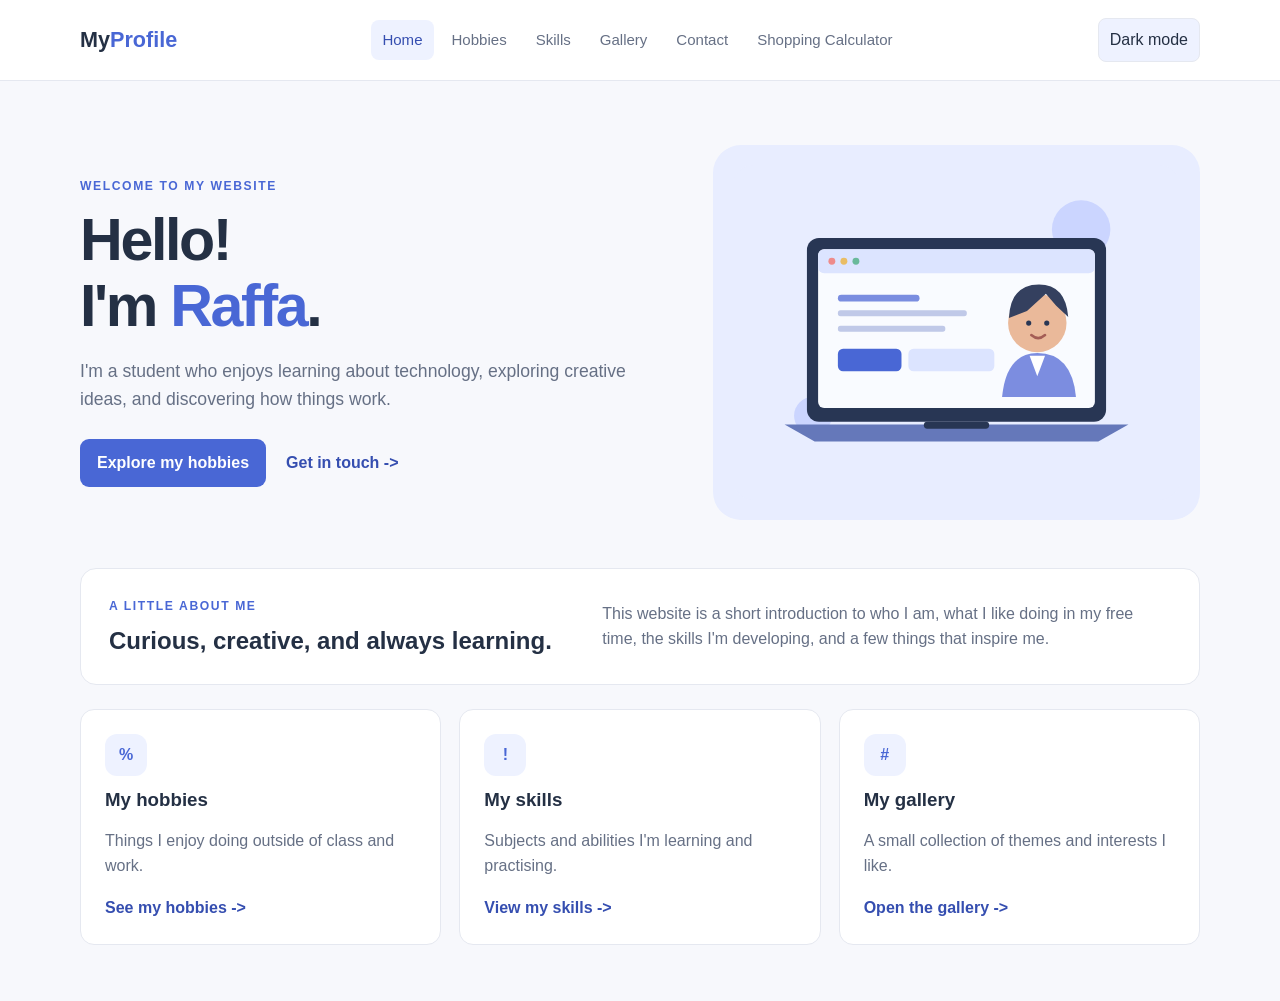
<file: index.html>
<!DOCTYPE html>
<html lang="en">
<head>
    <meta charset="UTF-8">
    <meta name="viewport" content="width=device-width, initial-scale=1.0">
    <title>My Profile | Home</title>
    <link rel="stylesheet" href="style.css">
</head>
<body>
    <header class="site-header">
        <a class="brand" href="index.html">My<span>Profile</span></a>
        <nav aria-label="Main navigation">
            <a class="active" href="index.html">Home</a>
            <a href="hobbies.html">Hobbies</a>
            <a href="skills.html">Skills</a>
            <a href="gallery.html">Gallery</a>
            <a href="contact.html">Contact</a>
            <a href="economicform.html">Shopping Calculator</a>
        </nav>
        <button class="theme-toggle" id="themeToggle" type="button" aria-label="Switch to dark mode" aria-pressed="false">Dark mode</button>
    </header>

    <main>
        <section class="hero">
            <div class="hero-copy">
                <p class="eyebrow">WELCOME TO MY WEBSITE</p>
                <h1>Hello!<br>I'm <span>Raffa</span>.</h1>
                <p class="lead">I'm a student who enjoys learning about technology, exploring creative ideas, and discovering how things work.</p>
                <div class="hero-actions">
                    <a class="button" href="hobbies.html">Explore my hobbies</a>
                    <a class="text-link" href="contact.html">Get in touch -></a>
                </div>
            </div>
            <div class="hero-art">
                <img src="images/profile-illustration.svg" alt="Illustration of a person working at a computer">
            </div>
        </section>

        <section class="intro-card">
            <div>
                <p class="eyebrow">A LITTLE ABOUT ME</p>
                <h2>Curious, creative, and always learning.</h2>
            </div>
            <p>This website is a short introduction to who I am, what I like doing in my free time, the skills I'm developing, and a few things that inspire me.</p>
        </section>

        <section class="three-cards">
            <article class="card">
                <div class="icon">%</div>
                <h3>My hobbies</h3>
                <p>Things I enjoy doing outside of class and work.</p>
                <a href="hobbies.html">See my hobbies -></a>
            </article>
            <article class="card">
                <div class="icon">!</div>
                <h3>My skills</h3>
                <p>Subjects and abilities I'm learning and practising.</p>
                <a href="skills.html">View my skills -></a>
            </article>
            <article class="card">
                <div class="icon">#</div>
                <h3>My gallery</h3>
                <p>A small collection of themes and interests I like.</p>
                <a href="gallery.html">Open the gallery -></a>
            </article>
        </section>
    </main>
    <script src="script.js"></script>
</body>
</html>
</file>
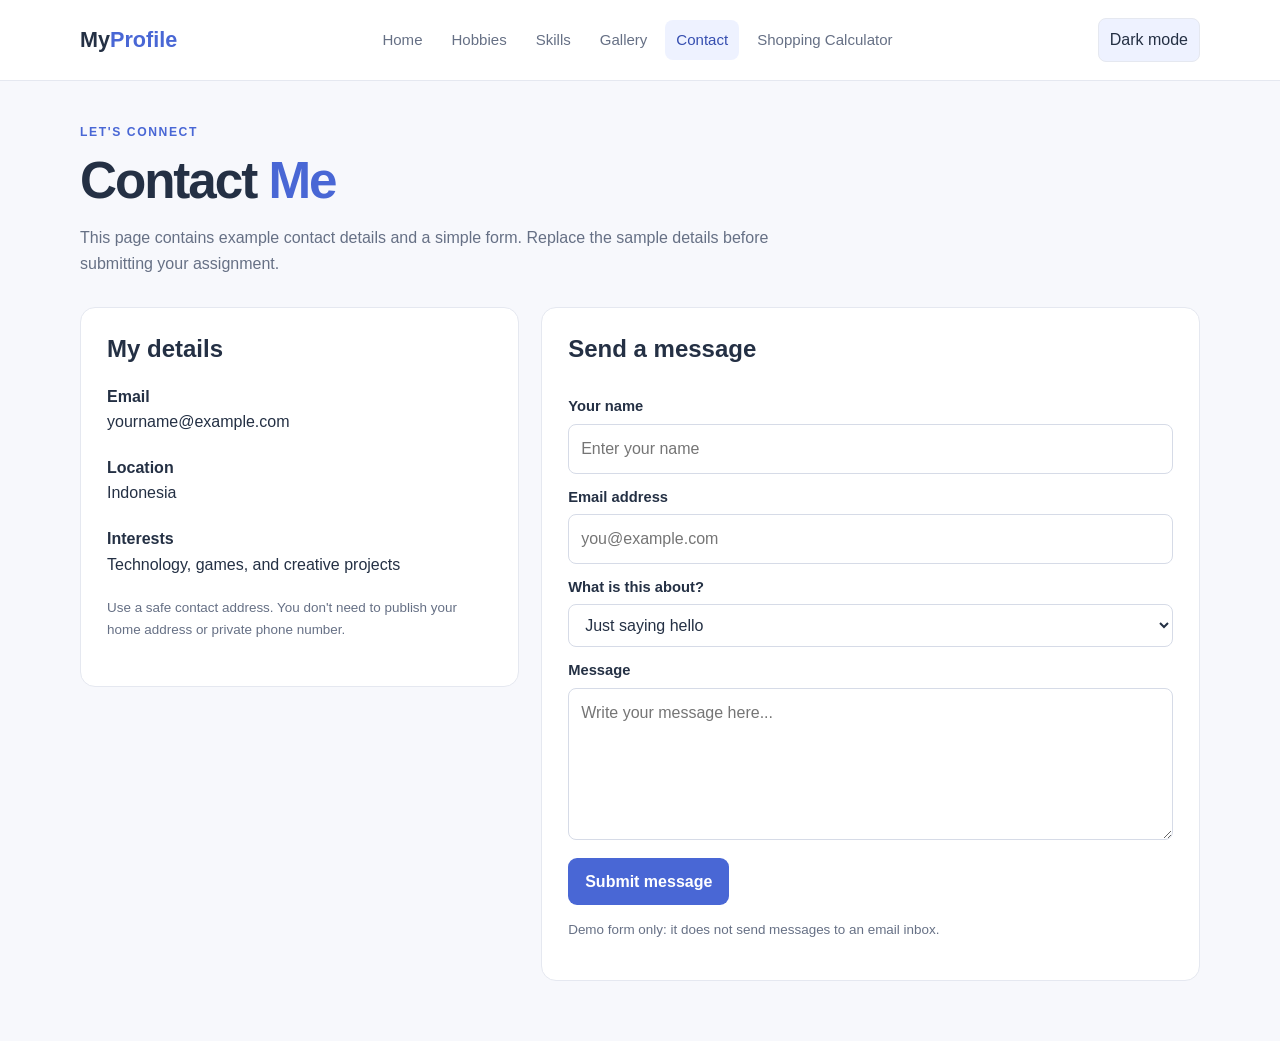
<file: contact.html>
<!DOCTYPE html>
<html lang="en">
<head>
    <meta charset="UTF-8">
    <meta name="viewport" content="width=device-width, initial-scale=1.0">
    <title>My Profile | Contact</title>
    <link rel="stylesheet" href="style.css">
</head>
<body>
    <header class="site-header">
        <a class="brand" href="index.html">My<span>Profile</span></a>
        <nav aria-label="Main navigation">
            <a href="index.html">Home</a>
            <a href="hobbies.html">Hobbies</a>
            <a href="skills.html">Skills</a>
            <a href="gallery.html">Gallery</a>
            <a class="active" href="contact.html">Contact</a>
            <a href="economicform.html">Shopping Calculator</a>
        </nav>
        <button class="theme-toggle" id="themeToggle" type="button" aria-label="Switch to dark mode" aria-pressed="false">Dark mode</button>
    </header>

    <main class="page-main">
        <section class="page-heading">
            <p class="eyebrow">LET'S CONNECT</p>
            <h1>Contact <span>Me</span></h1>
            <p>This page contains example contact details and a simple form. Replace the sample details before submitting your assignment.</p>
        </section>

        <section class="contact-layout">
            <div class="contact-info">
                <h2>My details</h2>
                <p><strong>Email</strong><br>yourname@example.com</p>
                <p><strong>Location</strong><br>Indonesia</p>
                <p><strong>Interests</strong><br>Technology, games, and creative projects</p>
                <p class="small-note">Use a safe contact address. You don't need to publish your home address or private phone number.</p>
            </div>

            <form class="contact-form" action="#" method="get">
                <h2>Send a message</h2>
                <label for="name">Your name</label>
                <input type="text" id="name" name="name" placeholder="Enter your name" required>

                <label for="email">Email address</label>
                <input type="email" id="email" name="email" placeholder="you@example.com" required>

                <label for="topic">What is this about?</label>
                <select id="topic" name="topic">
                    <option value="hello">Just saying hello</option>
                    <option value="project">A project</option>
                    <option value="question">A question</option>
                </select>

                <label for="message">Message</label>
                <textarea id="message" name="message" rows="5" placeholder="Write your message here..." required></textarea>

                <button class="button" type="submit">Submit message</button>
                <p class="small-note">Demo form only: it does not send messages to an email inbox.</p>
            </form>
        </section>
    </main>
    <script src="script.js"></script>
</body>
</html>
</file>
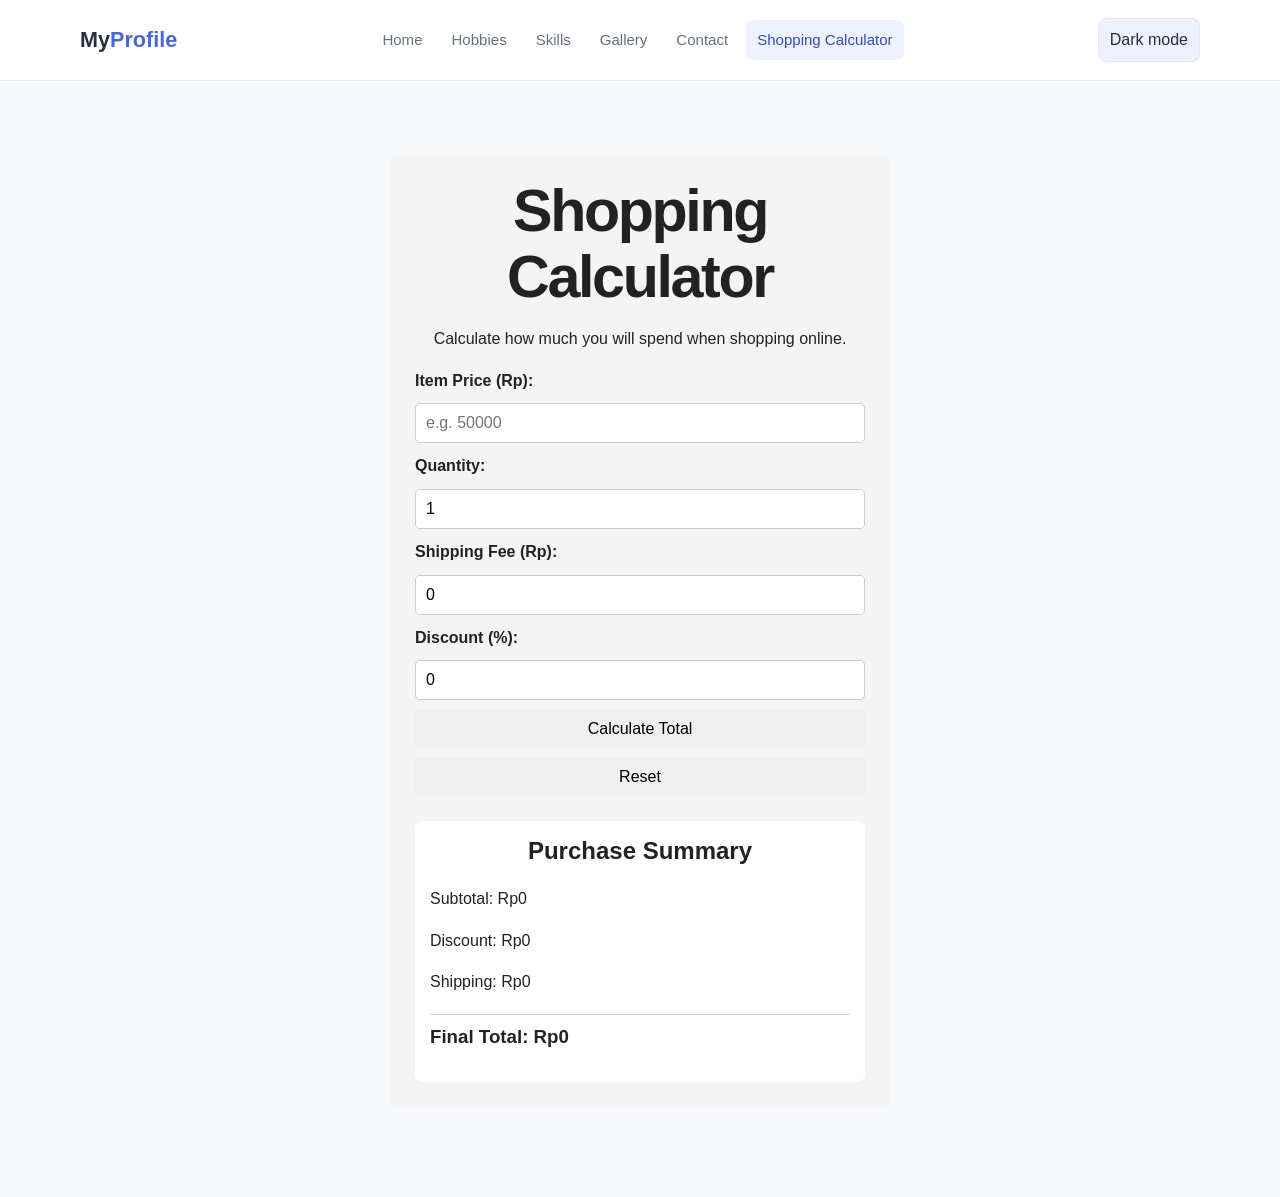
<file: economicform.html>
<!DOCTYPE html>
<html lang="en">
<head>
    <meta charset="UTF-8">
    <meta name="viewport" content="width=device-width, initial-scale=1.0">
    <title>My Profile | Contact</title>
    <link rel="stylesheet" href="style.css">
</head>
<body>
    <header class="site-header">
        <a class="brand" href="index.html">My<span>Profile</span></a>
        <nav aria-label="Main navigation">
            <a href="index.html">Home</a>
            <a href="hobbies.html">Hobbies</a>
            <a href="skills.html">Skills</a>
            <a href="gallery.html">Gallery</a>
            <a href="contact.html">Contact</a>
            <a class="active" href="economicform.html">Shopping Calculator</a>
        </nav>
        <button class="theme-toggle" id="themeToggle" type="button" aria-label="Switch to dark mode" aria-pressed="false">Dark mode</button>
    </header>

    <main class="page-main">
        <section class="calculator">
            <h1>Shopping Calculator</h1>
                <p>Calculate how much you will spend when shopping online.</p>

        <form id="shoppingForm">
            <label for="itemPrice">Item Price (Rp):</label>
            <input type="number" id="itemPrice" min="0" step="any" placeholder="e.g. 50000" required>
            
            <label for="quantity">Quantity:</label>
            <input type="number" id="quantity" min="1" step="1" value="1" required>

            <label for="shipping">Shipping Fee (Rp):</label>
            <input type="number" id="shipping" min="0" step="any" value="0" required>

            <label for="discount">Discount (%):</label>
            <input type="number" id="discount" min="0" max="100" step="any" value="0" required>

            <button type="submit">Calculate Total</button>
            <button type="reset">Reset</button>
        </form>

        <div class="calculator-result" aria-live="polite">
            <h2>Purchase Summary</h2>
            <p>Subtotal: <span id="subtotal">Rp0</span></p>
            <p>Discount: <span id="discountAmount">Rp0</span></p>
            <p>Shipping: <span id="shippingCost">Rp0</span></p>
            <h3>Final Total: <span id="finalTotal">Rp0</span></h3>
        </div>
        </section>
    </main>
    <script src="script.js"></script>
</body>
</html>
</file>
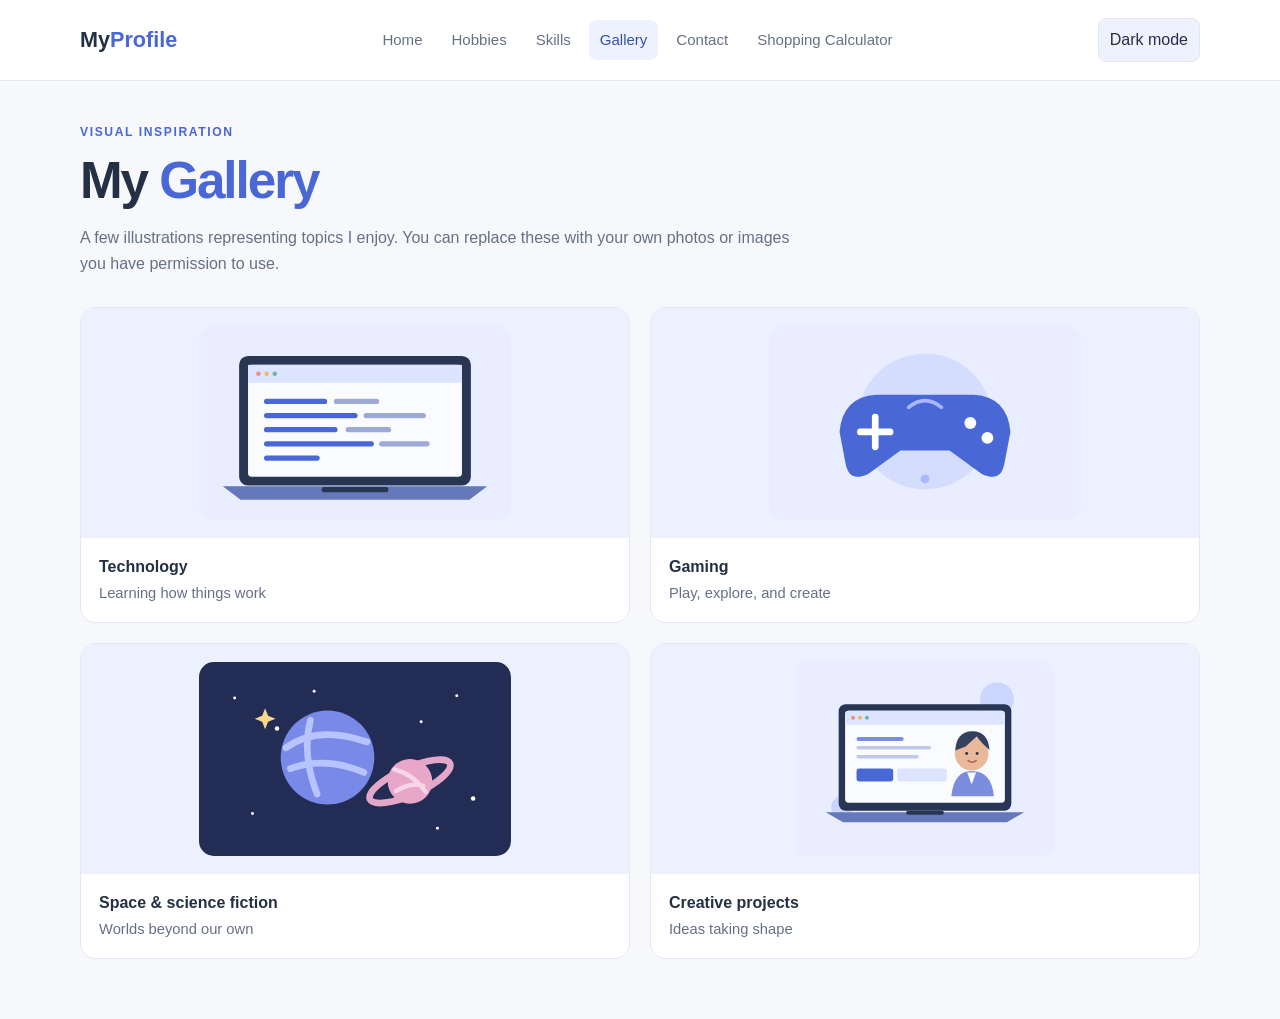
<file: gallery.html>
<!DOCTYPE html>
<html lang="en">
<head>
    <meta charset="UTF-8">
    <meta name="viewport" content="width=device-width, initial-scale=1.0">
    <title>My Profile | Gallery</title>
    <link rel="stylesheet" href="style.css">
</head>
<body>
    <header class="site-header">
        <a class="brand" href="index.html">My<span>Profile</span></a>
        <nav aria-label="Main navigation">
            <a href="index.html">Home</a>
            <a href="hobbies.html">Hobbies</a>
            <a href="skills.html">Skills</a>
            <a class="active" href="gallery.html">Gallery</a>
            <a href="contact.html">Contact</a>
            <a href="economicform.html">Shopping Calculator</a>
        </nav>
        <button class="theme-toggle" id="themeToggle" type="button" aria-label="Switch to dark mode" aria-pressed="false">Dark mode</button>
    </header>

    <main class="page-main">
        <section class="page-heading">
            <p class="eyebrow">VISUAL INSPIRATION</p>
            <h1>My <span>Gallery</span></h1>
            <p>A few illustrations representing topics I enjoy. You can replace these with your own photos or images you have permission to use.</p>
        </section>

        <section class="gallery-grid">
            <figure class="gallery-item">
                <img src="images/programming.svg" alt="Programming illustration">
                <figcaption><strong>Technology</strong><span>Learning how things work</span></figcaption>
            </figure>
            <figure class="gallery-item">
                <img src="images/gaming.svg" alt="Gaming illustration">
                <figcaption><strong>Gaming</strong><span>Play, explore, and create</span></figcaption>
            </figure>
            <figure class="gallery-item">
                <img src="images/space.svg" alt="Space illustration">
                <figcaption><strong>Space & science fiction</strong><span>Worlds beyond our own</span></figcaption>
            </figure>
            <figure class="gallery-item">
                <img src="images/profile-illustration.svg" alt="Person at a computer">
                <figcaption><strong>Creative projects</strong><span>Ideas taking shape</span></figcaption>
            </figure>
        </section>
    </main>
    <script src="script.js"></script>
</body>
</html>
</file>
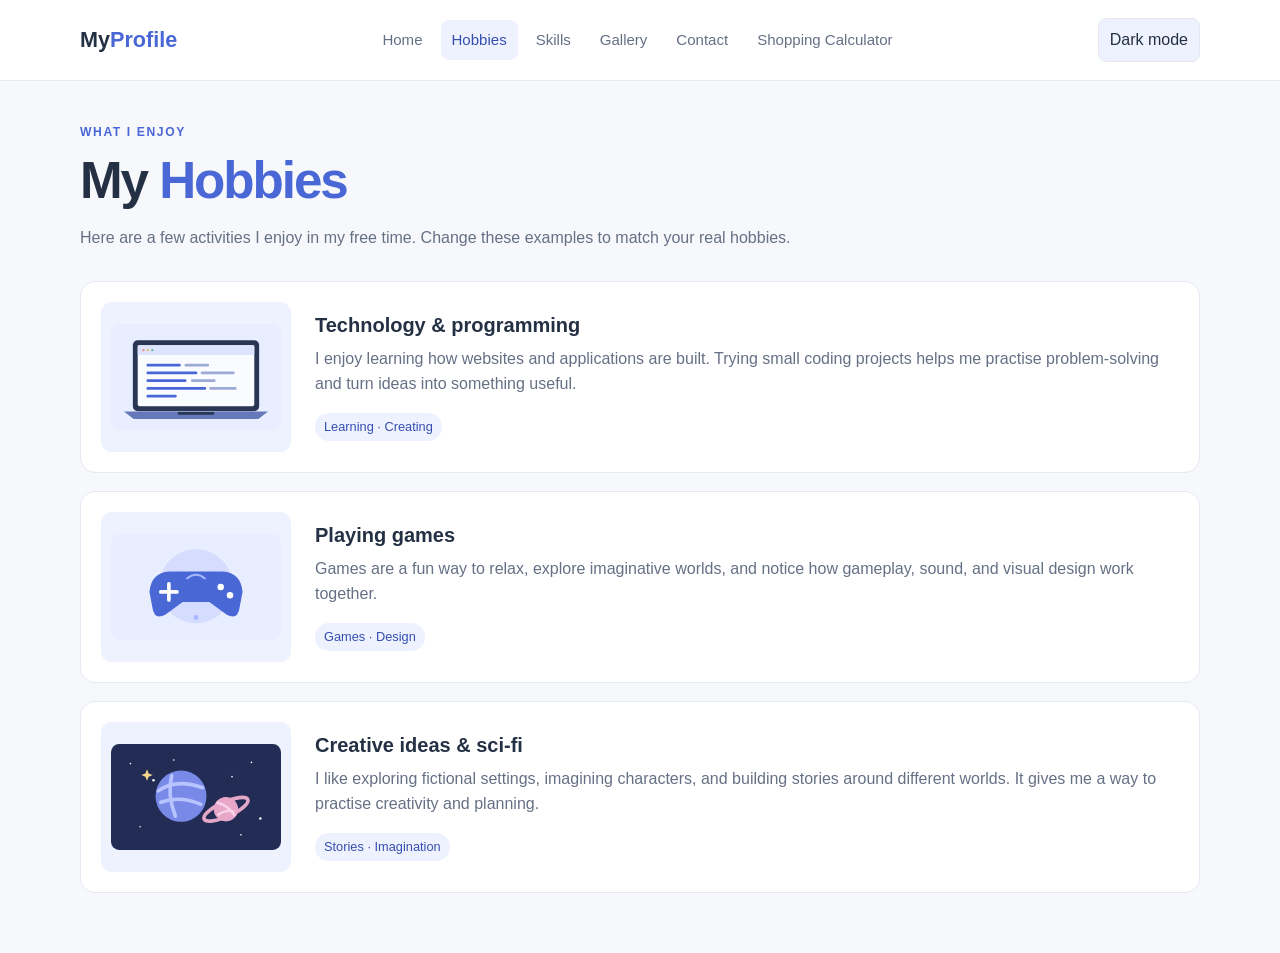
<file: hobbies.html>
<!DOCTYPE html>
<html lang="en">
<head>
    <meta charset="UTF-8">
    <meta name="viewport" content="width=device-width, initial-scale=1.0">
    <title>My Profile | Hobbies</title>
    <link rel="stylesheet" href="style.css">
</head>
<body>
    <header class="site-header">
        <a class="brand" href="index.html">My<span>Profile</span></a>
        <nav aria-label="Main navigation">
            <a href="index.html">Home</a>
            <a class="active" href="hobbies.html">Hobbies</a>
            <a href="skills.html">Skills</a>
            <a href="gallery.html">Gallery</a>
            <a href="contact.html">Contact</a>
            <a href="economicform.html">Shopping Calculator</a>
        </nav>
        <button class="theme-toggle" id="themeToggle" type="button" aria-label="Switch to dark mode" aria-pressed="false">Dark mode</button>
    </header>

    <main class="page-main">
        <section class="page-heading">
            <p class="eyebrow">WHAT I ENJOY</p>
            <h1>My <span>Hobbies</span></h1>
            <p>Here are a few activities I enjoy in my free time. Change these examples to match your real hobbies.</p>
        </section>

        <section class="hobby-list">
            <article class="hobby-card">
                <img src="images/programming.svg" alt="Laptop showing lines of code">
                <div><h2>Technology & programming</h2>
                    <p>I enjoy learning how websites and applications are built. Trying small coding projects helps me practise problem-solving and turn ideas into something useful.</p>
                    <span class="tag">Learning · Creating</span></div>
            </article>
            <article class="hobby-card">
                <img src="images/gaming.svg" alt="Game controller illustration">
                <div><h2>Playing games</h2>
                    <p>Games are a fun way to relax, explore imaginative worlds, and notice how gameplay, sound, and visual design work together.</p>
                    <span class="tag">Games · Design</span></div>
            </article>
            <article class="hobby-card">
                <img src="images/space.svg" alt="Planets and stars in space">
                <div><h2>Creative ideas & sci-fi</h2>
                    <p>I like exploring fictional settings, imagining characters, and building stories around different worlds. It gives me a way to practise creativity and planning.</p>
                    <span class="tag">Stories · Imagination</span></div>
            </article>
        </section>
    </main>
    <script src="script.js"></script>
</body>
</html>
</file>
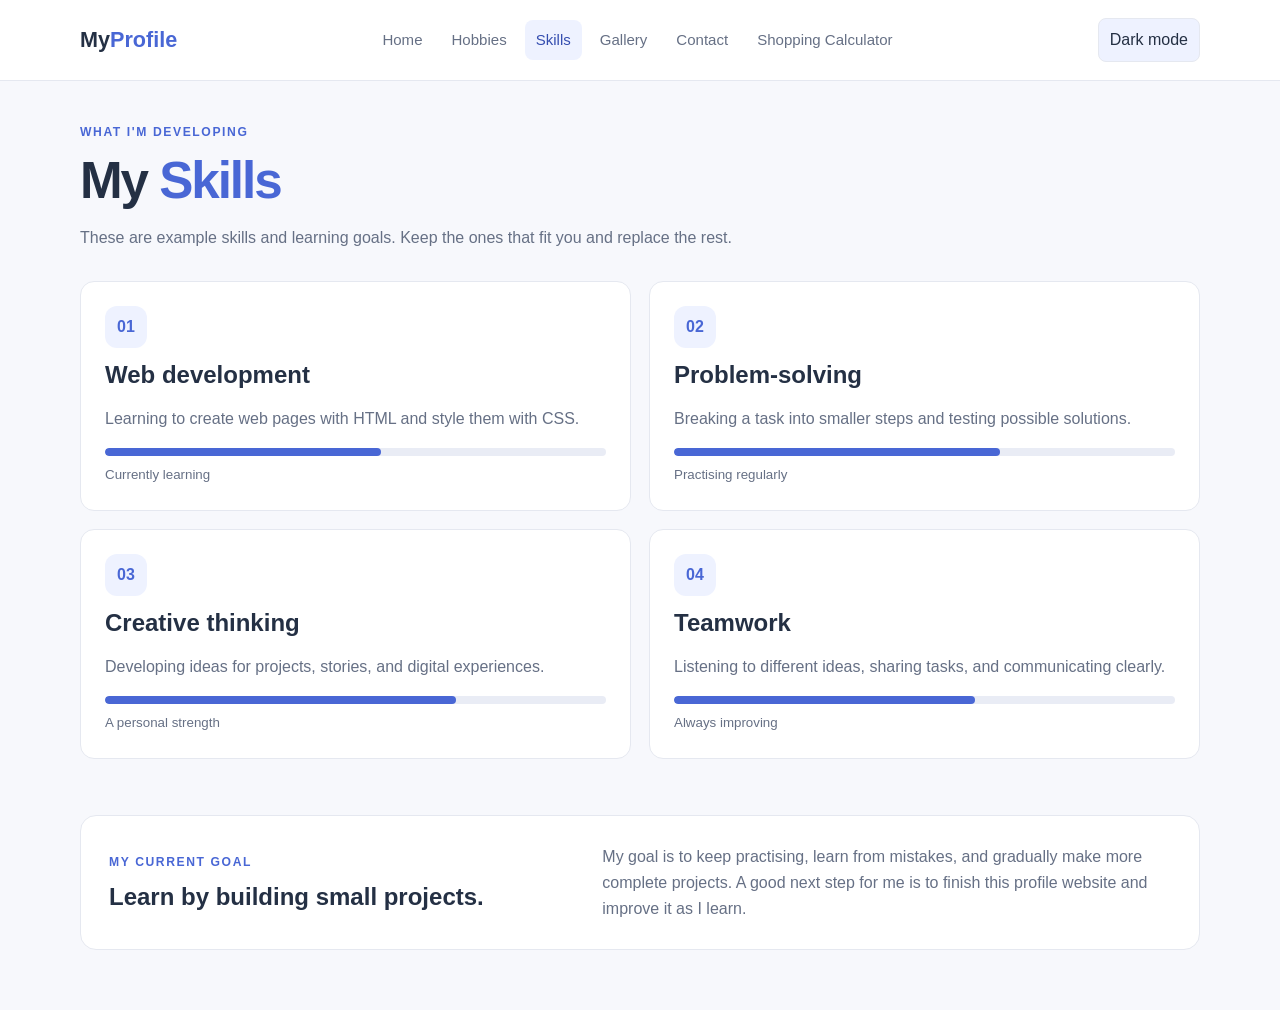
<file: skills.html>
<!DOCTYPE html>
<html lang="en">
<head>
    <meta charset="UTF-8">
    <meta name="viewport" content="width=device-width, initial-scale=1.0">
    <title>My Profile | Skills</title>
    <link rel="stylesheet" href="style.css">
</head>
<body>
    <header class="site-header">
        <a class="brand" href="index.html">My<span>Profile</span></a>
        <nav aria-label="Main navigation">
            <a href="index.html">Home</a>
            <a href="hobbies.html">Hobbies</a>
            <a class="active" href="skills.html">Skills</a>
            <a href="gallery.html">Gallery</a>
            <a href="contact.html">Contact</a>
            <a href="economicform.html">Shopping Calculator</a>
        </nav>
        <button class="theme-toggle" id="themeToggle" type="button" aria-label="Switch to dark mode" aria-pressed="false">Dark mode</button>
    </header>

    <main class="page-main">
        <section class="page-heading">
            <p class="eyebrow">WHAT I'M DEVELOPING</p>
            <h1>My <span>Skills</span></h1>
            <p>These are example skills and learning goals. Keep the ones that fit you and replace the rest.</p>
        </section>

        <section class="skill-grid">
            <article class="card skill-card">
                <div class="icon">01</div><h2>Web development</h2>
                <p>Learning to create web pages with HTML and style them with CSS.</p>
                <div class="skill-track"><span style="width: 55%"></span></div><small>Currently learning</small>
            </article>
            <article class="card skill-card">
                <div class="icon">02</div><h2>Problem-solving</h2>
                <p>Breaking a task into smaller steps and testing possible solutions.</p>
                <div class="skill-track"><span style="width: 65%"></span></div><small>Practising regularly</small>
            </article>
            <article class="card skill-card">
                <div class="icon">03</div><h2>Creative thinking</h2>
                <p>Developing ideas for projects, stories, and digital experiences.</p>
                <div class="skill-track"><span style="width: 70%"></span></div><small>A personal strength</small>
            </article>
            <article class="card skill-card">
                <div class="icon">04</div><h2>Teamwork</h2>
                <p>Listening to different ideas, sharing tasks, and communicating clearly.</p>
                <div class="skill-track"><span style="width: 60%"></span></div><small>Always improving</small>
            </article>
        </section>

        <section class="intro-card">
            <div><p class="eyebrow">MY CURRENT GOAL</p><h2>Learn by building small projects.</h2></div>
            <p>My goal is to keep practising, learn from mistakes, and gradually make more complete projects. A good next step for me is to finish this profile website and improve it as I learn.</p>
        </section>
    </main>
    <script src="script.js"></script>
</body>
</html>
</file>
<file: style.css>
:root {
    --ink: #243044;
    --muted: #667085;
    --accent: #4967d5;
    --accent-dark: #354eb0;
    --soft: #eef2ff;
    --paper: #ffffff;
    --background: #f7f8fc;
    --border: #e5e8f0;
    --art-background: #e8edff;
    --gallery-background: #edf0ff;
    --input-background: #ffffff;
    --note-background: #fff8e7;
    --note-text: #49536b;
    --track-background: #e9ecf5;
}

* {
    box-sizing: border-box;
}

html {
    scroll-behavior: smooth;
}

body {
    margin: 0;
    font-family: Arial, Helvetica, sans-serif;
    color: var(--ink);
    background: var(--background);
    line-height: 1.6;
}

.site-header {
    display: flex;
    align-items: center;
    justify-content: space-between;
    gap: 24px;
    padding: 18px max(5%, calc((100% - 1120px) / 2));
    background: var(--paper);
    border-bottom: 1px solid var(--border);
}

.brand {
    color: var(--ink);
    text-decoration: none;
    font-size: 1.35rem;
    font-weight: 800;
    white-space: nowrap;
}

.brand span,
h1 span {
    color: var(--accent);
}

nav {
    display: flex;
    flex-wrap: wrap;
    gap: 7px;
}

nav a {
    color: var(--muted);
    text-decoration: none;
    font-size: 0.94rem;
    padding: 8px 11px;
    border-radius: 8px;
}

nav a:hover,
nav a.active {
    color: var(--accent-dark);
    background: var(--soft);
}

.theme-toggle {
    flex-shrink: 0;
    padding: 8px 11px;
    border: 1px solid var(--border);
    border-radius: 8px;
    background: var(--soft);
    color: var(--ink);
    font: inherit;
    cursor: pointer;
}

.theme-toggle:hover {
    border-color: var(--accent);
}

main {
    width: min(1120px, 90%);
    margin: 0 auto;
}

.hero {
    display: grid;
    grid-template-columns: 1.1fr 0.9fr;
    align-items: center;
    gap: 38px;
    padding: 64px 0 48px;
}

.eyebrow {
    margin: 0 0 10px;
    color: var(--accent);
    font-size: 0.76rem;
    font-weight: 800;
    letter-spacing: 0.13em;
}

h1 {
    margin: 0 0 16px;
    font-size: clamp(2.3rem, 5vw, 3.7rem);
    line-height: 1.12;
    letter-spacing: -0.04em;
}

h2, h3 {
    line-height: 1.25;
}

h2 {
    margin-top: 0;
}

.lead {
    max-width: 580px;
    color: var(--muted);
    font-size: 1.1rem;
}

.hero-art {
    padding: 20px;
    background: var(--art-background);
    border-radius: 28px;
}

.hero-art img {
    display: block;
    width: 100%;
    max-height: 340px;
}

.hero-actions {
    display: flex;
    flex-wrap: wrap;
    align-items: center;
    gap: 20px;
    margin-top: 26px;
}

.button {
    display: inline-block;
    border: 0;
    border-radius: 9px;
    padding: 11px 17px;
    background: var(--accent);
    color: white;
    font: inherit;
    font-weight: 700;
    text-decoration: none;
    cursor: pointer;
}

.button:hover {
    background: var(--accent-dark);
}

.text-link,
.card a {
    color: var(--accent-dark);
    text-decoration: none;
    font-weight: 700;
}

.intro-card {
    display: grid;
    grid-template-columns: 0.9fr 1.1fr;
    gap: 28px;
    align-items: center;
    padding: 28px;
    background: var(--paper);
    border: 1px solid var(--border);
    border-radius: 16px;
}

.intro-card h2 {
    margin-bottom: 0;
}

.intro-card > p {
    margin: 0;
    color: var(--muted);
}

.three-cards,
.skill-grid {
    display: grid;
    grid-template-columns: repeat(3, 1fr);
    gap: 18px;
    margin: 24px 0 56px;
}

.card {
    padding: 24px;
    background: var(--paper);
    border: 1px solid var(--border);
    border-radius: 14px;
}

.card h3,
.card h2 {
    margin: 12px 0 8px;
}

.card p {
    color: var(--muted);
}

.icon {
    display: grid;
    place-items: center;
    width: 42px;
    height: 42px;
    border-radius: 12px;
    background: var(--soft);
    color: var(--accent);
    font-weight: 800;
}

.page-main {
    min-height: calc(100vh - 160px);
    padding-top: 42px;
    padding-bottom: 60px;
}

.page-heading {
    max-width: 720px;
    margin-bottom: 30px;
}

.page-heading h1 {
    font-size: clamp(2.2rem, 4vw, 3.2rem);
}

.page-heading > p:last-child {
    color: var(--muted);
}

.hobby-list {
    display: grid;
    gap: 18px;
}

.hobby-card {
    display: grid;
    grid-template-columns: 190px 1fr;
    align-items: center;
    gap: 24px;
    padding: 20px;
    background: var(--paper);
    border: 1px solid var(--border);
    border-radius: 15px;
}

.hobby-card img {
    width: 100%;
    height: 150px;
    object-fit: contain;
    padding: 10px;
    background: var(--soft);
    border-radius: 11px;
}

.hobby-card h2 {
    margin: 0 0 8px;
    font-size: 1.25rem;
}

.hobby-card p {
    margin-top: 0;
    color: var(--muted);
}

.tag {
    display: inline-block;
    padding: 4px 9px;
    border-radius: 20px;
    color: var(--accent-dark);
    background: var(--soft);
    font-size: 0.8rem;
}

.note {
    margin-top: 24px;
    padding: 16px 18px;
    color: #49536b;
    background: var(--note-background);
    color: var(--note-text);
    border-left: 4px solid #e9b949;
    border-radius: 7px;
}

.skill-grid {
    grid-template-columns: repeat(2, 1fr);
}

.skill-track {
    height: 8px;
    margin: 16px 0 5px;
    overflow: hidden;
    background: var(--track-background);
    border-radius: 20px;
}

.skill-track span {
    display: block;
    height: 100%;
    background: var(--accent);
    border-radius: inherit;
}

.skill-card small {
    color: var(--muted);
}

.gallery-grid {
    display: grid;
    grid-template-columns: repeat(2, 1fr);
    gap: 20px;
}

.gallery-item {
    margin: 0;
    overflow: hidden;
    background: var(--paper);
    border: 1px solid var(--border);
    border-radius: 15px;
}

.gallery-item img {
    display: block;
    width: 100%;
    height: 230px;
    object-fit: contain;
    padding: 18px;
    background: var(--gallery-background);
}

.gallery-item figcaption {
    display: flex;
    flex-direction: column;
    gap: 3px;
    padding: 16px 18px;
}

.gallery-item figcaption span {
    color: var(--muted);
    font-size: 0.92rem;
}

.contact-layout {
    display: grid;
    grid-template-columns: 0.8fr 1.2fr;
    gap: 22px;
    align-items: start;
}

.contact-info,
.contact-form {
    padding: 26px;
    background: var(--paper);
    border: 1px solid var(--border);
    border-radius: 15px;
}

.contact-info p {
    margin: 20px 0;
}

.contact-form {
    display: flex;
    flex-direction: column;
}

.contact-form label {
    margin: 12px 0 5px;
    font-weight: 700;
    font-size: 0.92rem;
}

.contact-form input,
.contact-form select,
.contact-form textarea {
    width: 100%;
    padding: 11px 12px;
    border: 1px solid #d6dbe7;
    border-radius: 8px;
    background: var(--input-background);
    color: var(--ink);
    font: inherit;
}

.contact-form input:focus,
.contact-form select:focus,
.contact-form textarea:focus {
    outline: 2px solid #c5d0ff;
    border-color: var(--accent);
}

.contact-form .button {
    align-self: flex-start;
    margin-top: 18px;
}

.small-note {
    color: var(--muted);
    font-size: 0.84rem;
}

footer {
    padding: 22px 5%;
    color: var(--muted);
    background: var(--paper);
    border-top: 1px solid var(--border);
    text-align: center;
    font-size: 0.88rem;
}

footer p {
    margin: 0;
}

/* Dark mode: JavaScript adds this class to the body. */
body.dark-mode {
    --ink: #e7eaf2;
    --muted: #b0b8ca;
    --accent: #9aabff;
    --accent-dark: #bdc7ff;
    --soft: #303954;
    --paper: #202635;
    --background: #151a24;
    --border: #353d50;
    --art-background: #2b3450;
    --gallery-background: #2b3450;
    --input-background: #252d3d;
    --note-background: #3b3425;
    --note-text: #f1dfb7;
    --track-background: #3a4358;
}

body,
.site-header,
.card,
.intro-card,
.hobby-card,
.gallery-item,
.contact-info,
.contact-form,
footer,
.hero-art,
.gallery-item img,
.hobby-card img,
.note,
.theme-toggle,
.contact-form input,
.contact-form select,
.contact-form textarea {
    transition: background-color 0.25s ease, color 0.25s ease, border-color 0.25s ease;
}

@media (max-width: 760px) {
    .site-header {
        flex-direction: column;
        gap: 12px;
    }

    .theme-toggle {
        align-self: center;
    }

    nav {
        justify-content: center;
    }

    .hero,
    .intro-card,
    .contact-layout {
        grid-template-columns: 1fr;
    }

    .hero {
        padding-top: 38px;
    }

    .hero-art {
        max-width: 480px;
        margin: 0 auto;
    }

    .three-cards {
        grid-template-columns: 1fr;
    }

    .hobby-card {
        grid-template-columns: 1fr;
    }

    .hobby-card img {
        height: 180px;
    }
}

@media (max-width: 500px) {
    .skill-grid,
    .gallery-grid {
        grid-template-columns: 1fr;
    }

    nav {
        gap: 2px;
    }

    nav a {
        padding: 7px 8px;
        font-size: 0.88rem;
    }

    .intro-card,
    .card,
    .contact-info,
    .contact-form {
        padding: 20px;
    }
}

/* Shopping Calculator */
.calculator {
    max-width: 500px;
    margin: 30px auto;
    padding: 25px;
    border-radius: 10px;
    background-color: #f4f4f4;
    color: #222;
}

.calculator h1,
.calculator > p {
    text-align: center;
}

.calculator form {
    display: flex;
    flex-direction: column;
    gap: 10px;
}

.calculator label {
    font-weight: bold;
}

.calculator input {
    padding: 10px;
    border: 1px solid #ccc;
    border-radius: 5px;
    font-size: 16px;
}

.calculator button {
    padding: 10px;
    border: none;
    border-radius: 5px;
    cursor: pointer;
    font-size: 16px;
}

.calculator button:hover {
    opacity: 0.8;
}

.calculator-result {
    margin-top: 25px;
    padding: 15px;
    border-radius: 8px;
    background-color: #fff;
    color: #222;
}

.calculator-result h2 {
    text-align: center;
}

.calculator-result h3 {
    border-top: 1px solid #ccc;
    padding-top: 10px;
}
</file>
